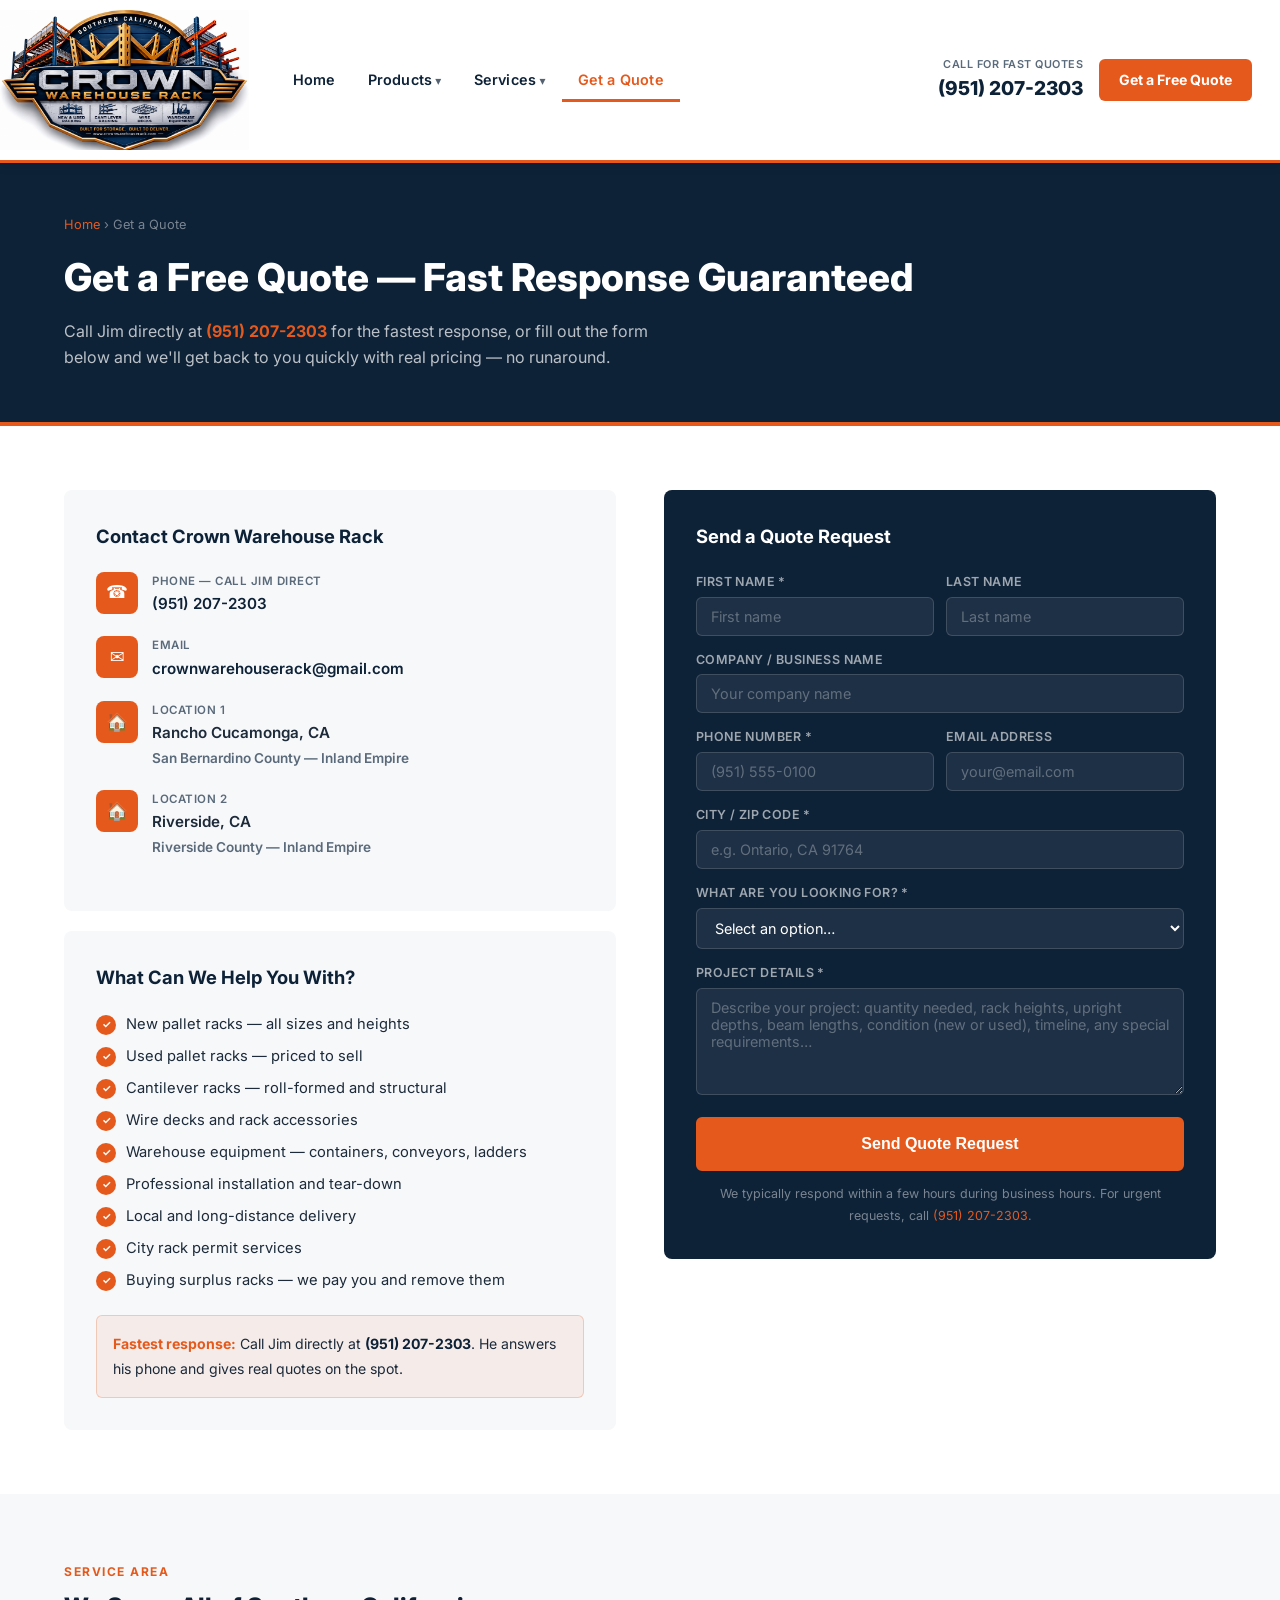
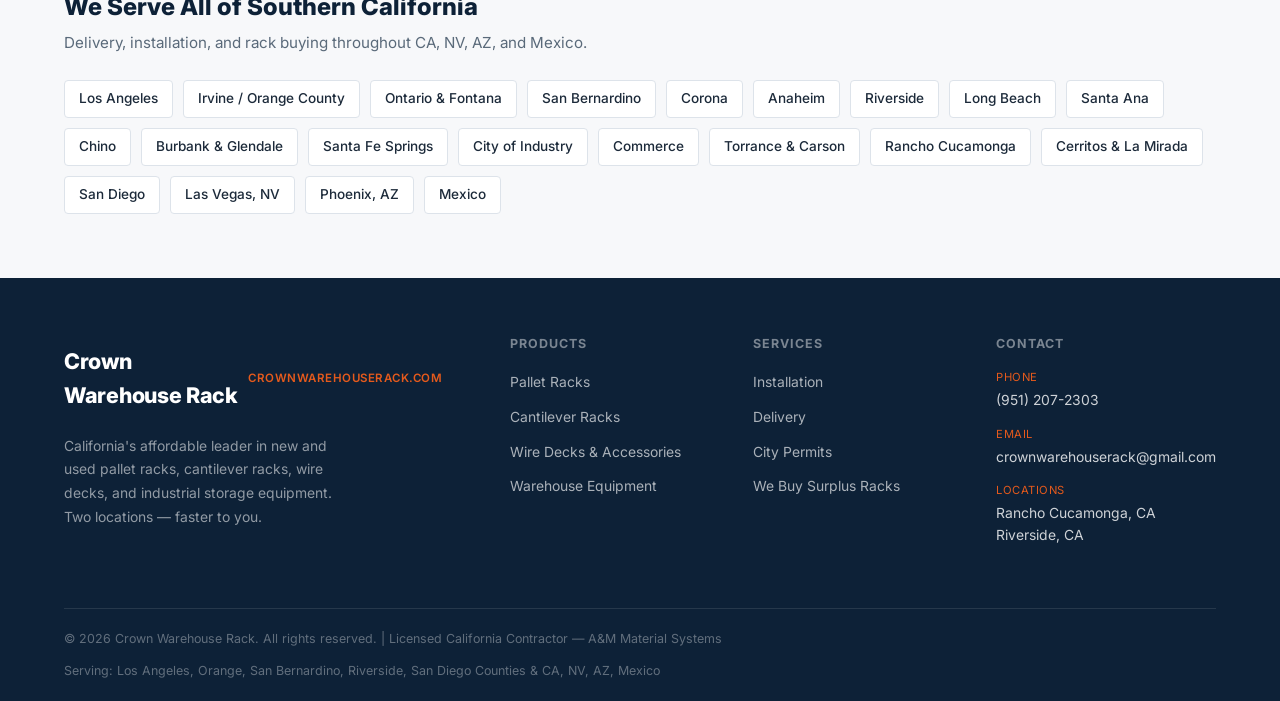
<file: contact.html>
<!DOCTYPE html>
<html lang="en">
<head>
  <meta charset="UTF-8">
  <meta name="viewport" content="width=device-width, initial-scale=1.0">
  <title>Get a Free Quote — Contact Crown Warehouse Rack | (951) 207-2303</title>
  <meta name="description" content="Get a fast, free quote on new or used pallet racks, cantilever racks, installation, delivery, or city permits. Call Jim at (951) 207-2303 or email crownwarehouserack@gmail.com.">
  <script async src="https://www.googletagmanager.com/gtag/js?id=AW-717424872"></script>
  <script>
    window.dataLayer = window.dataLayer || [];
    function gtag(){dataLayer.push(arguments);}
    gtag('js', new Date());
    gtag('config', 'AW-717424872');
  </script>
  <script>
    gtag('config', 'AW-717424872/XY_JCP6npbMcEOiRjNYC', {
      'phone_conversion_number': '951-207-2303'
    });
  </script>
  <link rel="preconnect" href="https://fonts.googleapis.com">
  <link rel="stylesheet" href="https://fonts.googleapis.com/css2?family=Inter:wght@400;500;600;700;800;900&display=swap">
  <link rel="stylesheet" href="assets/css/style.css">
</head>
<body>

<header class="site-header">
  <a href="index.html" class="site-logo">
    <img src="assets/942510df-995c-4070-92c3-c0f292689cf5.png" alt="Crown Warehouse Rack — Southern California" class="site-logo-img">
  </a>
  <div class="header-body">
    <nav class="site-nav">
      <ul class="nav-menu">
        <li class="nav-item"><a href="index.html" class="nav-link">Home</a></li>
        <li class="nav-item dropdown">
          <a href="#" class="nav-link dropdown-toggle">Products</a>
          <div class="dropdown-menu">
            <a href="pallet-racks.html">Pallet Racks (New &amp; Used)</a>
            <a href="cantilever-racks.html">Cantilever Racks</a>
            <a href="wire-decks-accessories.html">Wire Decks &amp; Accessories</a>
            <a href="warehouse-equipment.html">Warehouse Equipment</a>
          </div>
        </li>
        <li class="nav-item dropdown">
          <a href="#" class="nav-link dropdown-toggle">Services</a>
          <div class="dropdown-menu">
            <a href="installation-delivery-permits.html">Installation &amp; Delivery</a>
            <a href="installation-delivery-permits.html#permits">City Rack Permits</a>
            <a href="we-buy-surplus-racks.html">We Buy Surplus Racks</a>
          </div>
        </li>
        <li class="nav-item active"><a href="contact.html" class="nav-link">Get a Quote</a></li>
      </ul>
    </nav>
    <div class="header-cta">
      <div class="header-phone">
        <span class="header-phone-label">Call for Fast Quotes</span>
        <a href="tel:9512072303">(951) 207-2303</a>
      </div>
      <a href="contact.html" class="btn-quote">Get a Free Quote</a>
      <button class="menu-toggle" aria-label="Toggle navigation"><span></span><span></span><span></span></button>
    </div>
  </div>
</header>

<div class="page-hero">
  <div class="container">
    <div class="breadcrumb"><a href="index.html">Home</a> &rsaquo; Get a Quote</div>
    <h1>Get a Free Quote — Fast Response Guaranteed</h1>
    <p>Call Jim directly at <a href="tel:9512072303" style="color:var(--orange);font-weight:700;">(951) 207-2303</a> for the fastest response, or fill out the form below and we'll get back to you quickly with real pricing — no runaround.</p>
  </div>
</div>

<!-- CONTACT MAIN -->
<section class="content-section">
  <div class="container">
    <div class="contact-grid">

      <!-- LEFT: Contact Info -->
      <div>
        <div class="contact-info-card" style="margin-bottom:20px;">
          <h3>Contact Crown Warehouse Rack</h3>
          <div class="info-item">
            <div class="info-icon">&#9742;</div>
            <div>
              <span class="info-label">Phone — Call Jim Direct</span>
              <div class="info-value"><a href="tel:9512072303">(951) 207-2303</a></div>
            </div>
          </div>
          <div class="info-item">
            <div class="info-icon">&#9993;</div>
            <div>
              <span class="info-label">Email</span>
              <div class="info-value"><a href="mailto:crownwarehouserack@gmail.com">crownwarehouserack@gmail.com</a></div>
            </div>
          </div>
          <div class="info-item">
            <div class="info-icon">&#127968;</div>
            <div>
              <span class="info-label">Location 1</span>
              <div class="info-value">Rancho Cucamonga, CA<br><span style="font-size:0.85rem;color:var(--text-light);">San Bernardino County — Inland Empire</span></div>
            </div>
          </div>
          <div class="info-item">
            <div class="info-icon">&#127968;</div>
            <div>
              <span class="info-label">Location 2</span>
              <div class="info-value">Riverside, CA<br><span style="font-size:0.85rem;color:var(--text-light);">Riverside County — Inland Empire</span></div>
            </div>
          </div>
        </div>

        <div class="contact-info-card">
          <h3>What Can We Help You With?</h3>
          <ul class="feature-list">
            <li>New pallet racks — all sizes and heights</li>
            <li>Used pallet racks — priced to sell</li>
            <li>Cantilever racks — roll-formed and structural</li>
            <li>Wire decks and rack accessories</li>
            <li>Warehouse equipment — containers, conveyors, ladders</li>
            <li>Professional installation and tear-down</li>
            <li>Local and long-distance delivery</li>
            <li>City rack permit services</li>
            <li>Buying surplus racks — we pay you and remove them</li>
          </ul>
          <div style="margin-top:24px;padding:16px;background:rgba(229,90,28,0.07);border-radius:6px;border:1px solid rgba(229,90,28,0.25);">
            <p style="margin:0;font-size:0.88rem;color:var(--text);"><strong style="color:var(--orange);">Fastest response:</strong> Call Jim directly at <a href="tel:9512072303" style="color:var(--navy);font-weight:700;">(951) 207-2303</a>. He answers his phone and gives real quotes on the spot.</p>
          </div>
        </div>
      </div>

      <!-- RIGHT: Quote Form -->
      <div class="contact-form-card">
        <h3>Send a Quote Request</h3>
        <form action="https://formsubmit.co/crownwarehouserack@gmail.com" method="POST">
          <input type="hidden" name="_subject" value="New Quote Request — crownwarehouserack.com">
          <input type="hidden" name="_captcha" value="false">
          <input type="hidden" name="_next" value="contact.html">
          <div class="form-row">
            <div class="form-group">
              <label>First Name *</label>
              <input type="text" name="first_name" placeholder="First name" required>
            </div>
            <div class="form-group">
              <label>Last Name</label>
              <input type="text" name="last_name" placeholder="Last name">
            </div>
          </div>
          <div class="form-group">
            <label>Company / Business Name</label>
            <input type="text" name="company" placeholder="Your company name">
          </div>
          <div class="form-row">
            <div class="form-group">
              <label>Phone Number *</label>
              <input type="tel" name="phone" placeholder="(951) 555-0100" required>
            </div>
            <div class="form-group">
              <label>Email Address</label>
              <input type="email" name="email" placeholder="your@email.com">
            </div>
          </div>
          <div class="form-group">
            <label>City / Zip Code *</label>
            <input type="text" name="city" placeholder="e.g. Ontario, CA 91764" required>
          </div>
          <div class="form-group">
            <label>What Are You Looking For? *</label>
            <select name="interest" required>
              <option value="">Select an option…</option>
              <optgroup label="Products">
                <option>Pallet Racks — New</option>
                <option>Pallet Racks — Used</option>
                <option>Cantilever Racks</option>
                <option>Wire Decks &amp; Accessories</option>
                <option>Warehouse Equipment / Other</option>
              </optgroup>
              <optgroup label="Services">
                <option>Rack Installation</option>
                <option>Delivery Service</option>
                <option>City Rack Permits</option>
                <option>Moving / Relocation</option>
                <option>Selling Surplus Racks (We Buy)</option>
              </optgroup>
            </select>
          </div>
          <div class="form-group">
            <label>Project Details *</label>
            <textarea name="message" rows="5" placeholder="Describe your project: quantity needed, rack heights, upright depths, beam lengths, condition (new or used), timeline, any special requirements…" required></textarea>
          </div>
          <button type="submit" class="btn btn-primary" style="width:100%;padding:16px;font-size:1rem;">Send Quote Request</button>
          <p style="font-size:0.78rem;color:rgba(255,255,255,0.45);text-align:center;margin-top:12px;margin-bottom:0;">We typically respond within a few hours during business hours. For urgent requests, call <a href="tel:9512072303" style="color:var(--orange);">(951) 207-2303</a>.</p>
        </form>
      </div>

    </div>
  </div>
</section>

<!-- SERVICE AREA -->
<section class="content-section bg-light">
  <div class="container">
    <span class="section-label">Service Area</span>
    <h2 style="font-size:1.5rem;font-weight:800;color:var(--navy);margin-bottom:8px;">We Serve All of Southern California</h2>
    <p style="font-size:0.95rem;color:var(--text-light);margin-bottom:24px;">Delivery, installation, and rack buying throughout CA, NV, AZ, and Mexico.</p>
    <div class="cities-grid">
      <span class="city-tag">Los Angeles</span>
      <span class="city-tag">Irvine / Orange County</span>
      <span class="city-tag">Ontario &amp; Fontana</span>
      <span class="city-tag">San Bernardino</span>
      <span class="city-tag">Corona</span>
      <span class="city-tag">Anaheim</span>
      <span class="city-tag">Riverside</span>
      <span class="city-tag">Long Beach</span>
      <span class="city-tag">Santa Ana</span>
      <span class="city-tag">Chino</span>
      <span class="city-tag">Burbank &amp; Glendale</span>
      <span class="city-tag">Santa Fe Springs</span>
      <span class="city-tag">City of Industry</span>
      <span class="city-tag">Commerce</span>
      <span class="city-tag">Torrance &amp; Carson</span>
      <span class="city-tag">Rancho Cucamonga</span>
      <span class="city-tag">Cerritos &amp; La Mirada</span>
      <span class="city-tag">San Diego</span>
      <span class="city-tag">Las Vegas, NV</span>
      <span class="city-tag">Phoenix, AZ</span>
      <span class="city-tag">Mexico</span>
    </div>
  </div>
</section>

<footer class="site-footer">
  <div class="container">
    <div class="footer-grid">
      <div class="footer-brand">
        <a href="index.html" class="site-logo">
          <span class="logo-main">Crown Warehouse Rack</span>
          <span class="logo-tag">crownwarehouserack.com</span>
        </a>
        <p>California's affordable leader in new and used pallet racks, cantilever racks, wire decks, and industrial storage equipment. Two locations — faster to you.</p>
      </div>
      <div class="footer-section">
        <h4>Products</h4>
        <ul>
          <li><a href="pallet-racks.html">Pallet Racks</a></li>
          <li><a href="cantilever-racks.html">Cantilever Racks</a></li>
          <li><a href="wire-decks-accessories.html">Wire Decks &amp; Accessories</a></li>
          <li><a href="warehouse-equipment.html">Warehouse Equipment</a></li>
        </ul>
      </div>
      <div class="footer-section">
        <h4>Services</h4>
        <ul>
          <li><a href="installation-delivery-permits.html">Installation</a></li>
          <li><a href="installation-delivery-permits.html">Delivery</a></li>
          <li><a href="installation-delivery-permits.html#permits">City Permits</a></li>
          <li><a href="we-buy-surplus-racks.html">We Buy Surplus Racks</a></li>
        </ul>
      </div>
      <div class="footer-section">
        <h4>Contact</h4>
        <div class="footer-contact-row"><span class="label">Phone</span><a href="tel:9512072303">(951) 207-2303</a></div>
        <div class="footer-contact-row"><span class="label">Email</span><a href="mailto:crownwarehouserack@gmail.com">crownwarehouserack@gmail.com</a></div>
        <div class="footer-contact-row"><span class="label">Locations</span><span>Rancho Cucamonga, CA<br>Riverside, CA</span></div>
      </div>
    </div>
    <div class="footer-bottom">
      <p>&copy; 2026 Crown Warehouse Rack. All rights reserved. | Licensed California Contractor — A&amp;M Material Systems</p>
      <p>Serving: Los Angeles, Orange, San Bernardino, Riverside, San Diego Counties &amp; CA, NV, AZ, Mexico</p>
    </div>
  </div>
</footer>
<script src="assets/js/main.js"></script>
</body>
</html>
</file>
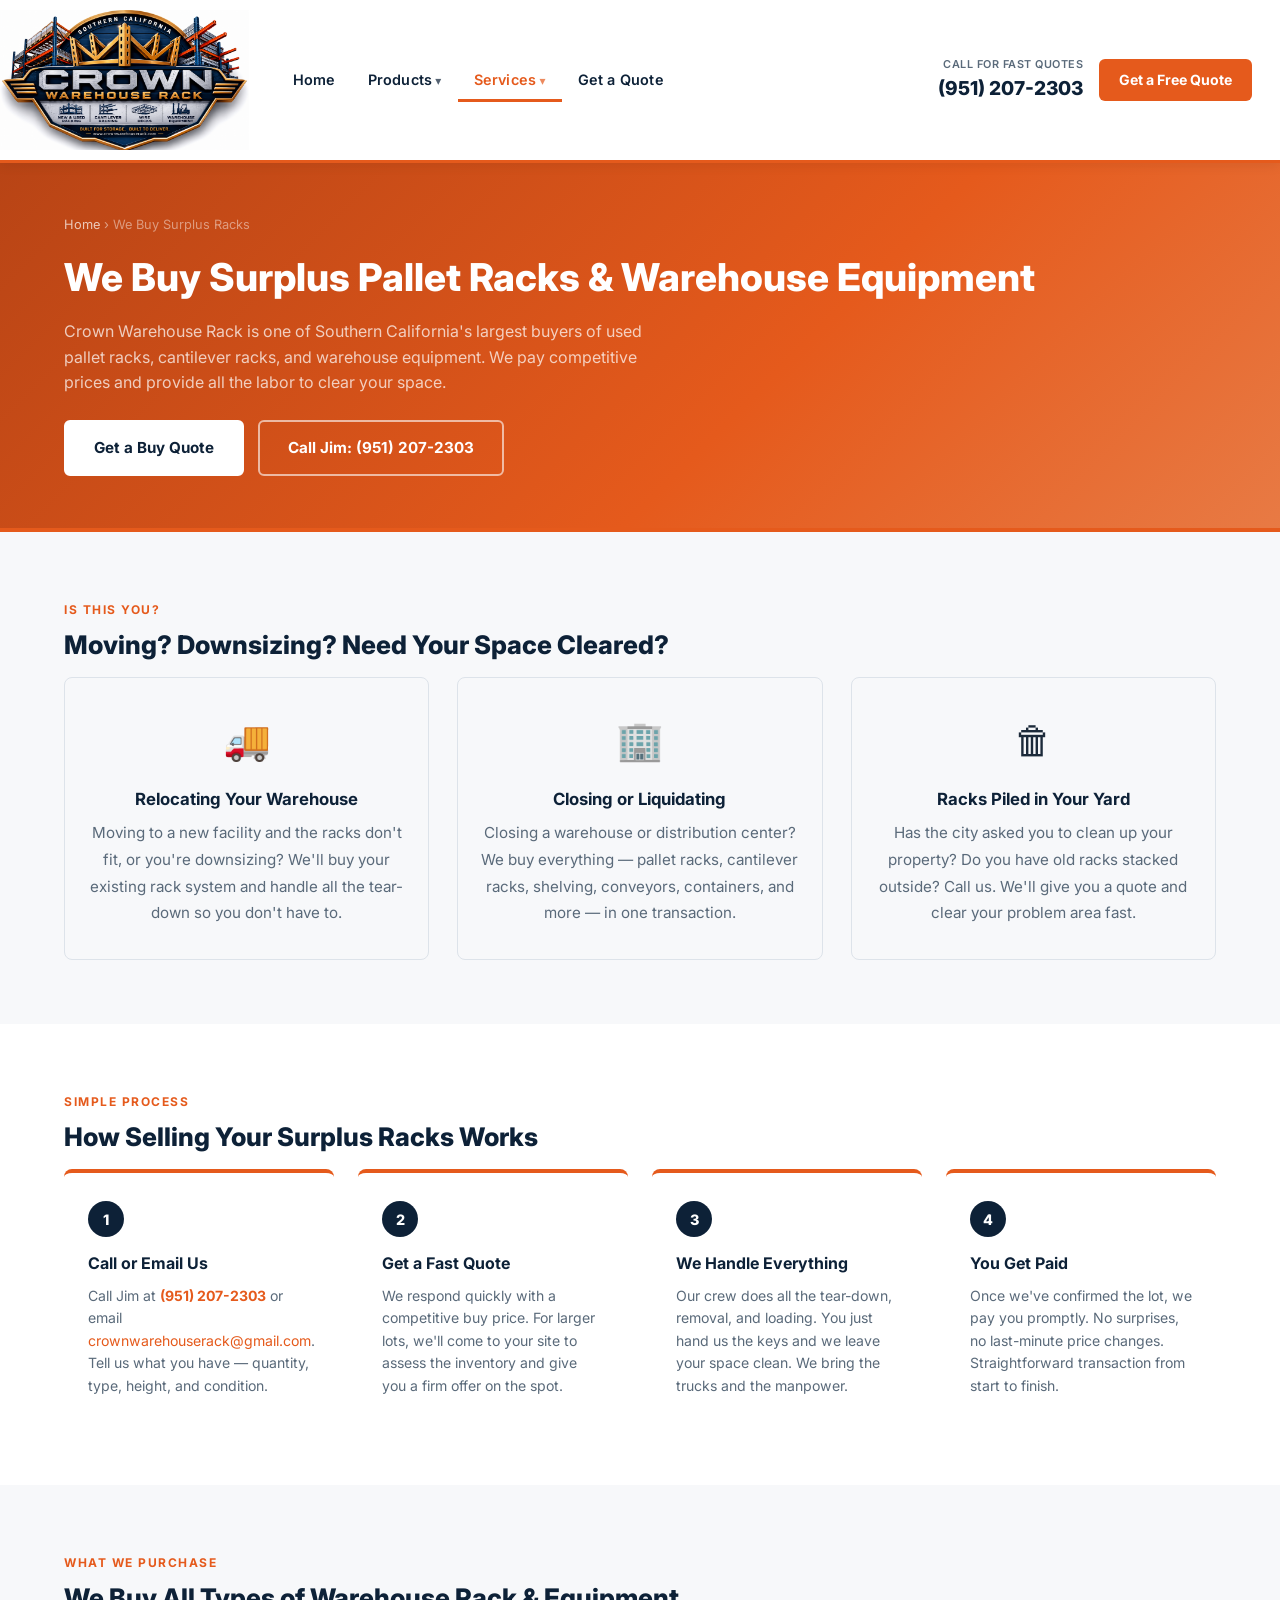
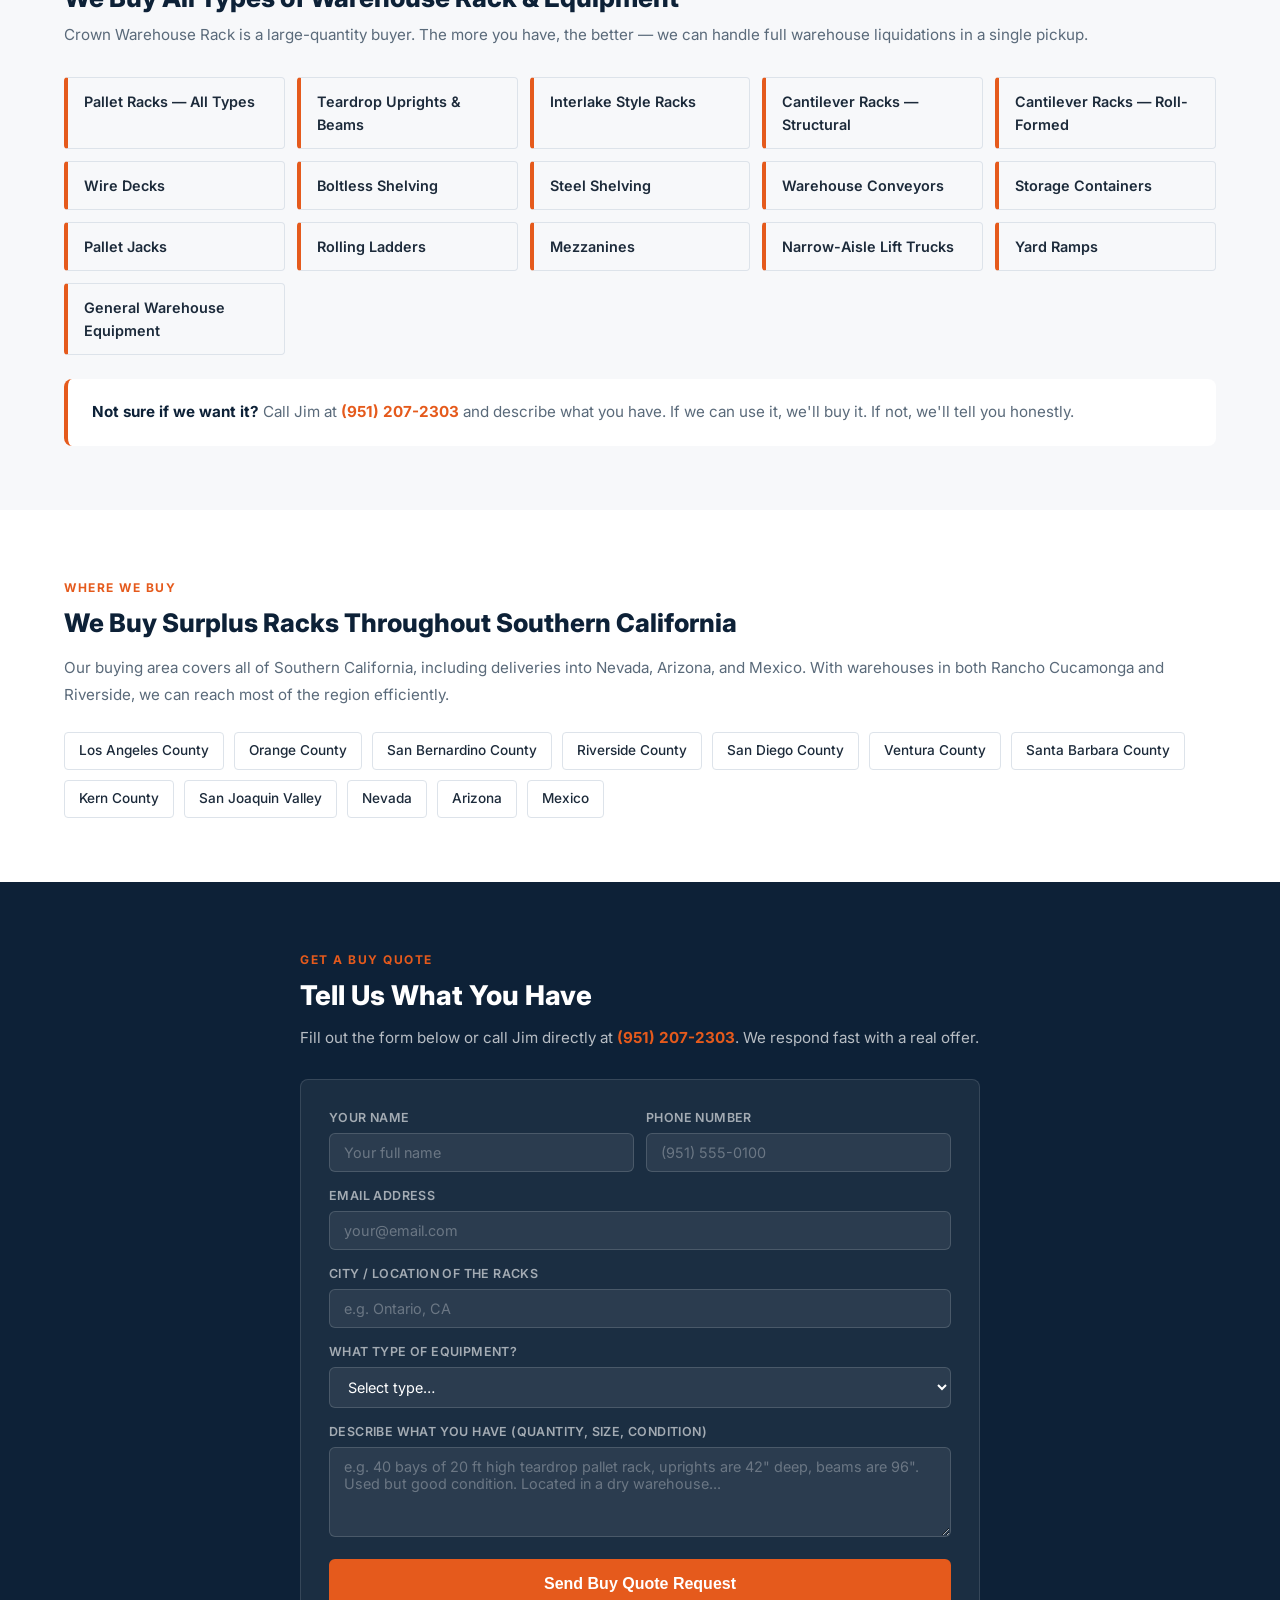
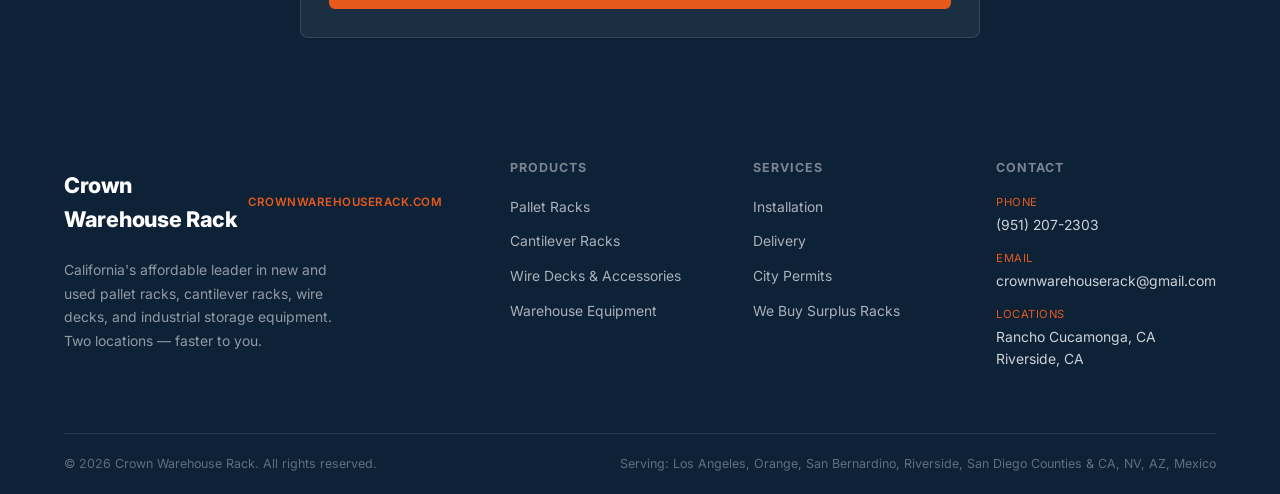
<file: we-buy-surplus-racks.html>
<!DOCTYPE html>
<html lang="en">
<head>
  <meta charset="UTF-8">
  <meta name="viewport" content="width=device-width, initial-scale=1.0">
  <title>We Buy Surplus Pallet Racks &amp; Warehouse Equipment | Crown Warehouse Rack</title>
  <meta name="description" content="Crown Warehouse Rack buys surplus pallet racks, cantilever racks, and warehouse equipment throughout Southern California. Moving or downsizing? Call Jim at (951) 207-2303 for a fast buy quote.">
  <script async src="https://www.googletagmanager.com/gtag/js?id=AW-717424872"></script>
  <script>
    window.dataLayer = window.dataLayer || [];
    function gtag(){dataLayer.push(arguments);}
    gtag('js', new Date());
    gtag('config', 'AW-717424872');
  </script>
  <script>
    gtag('config', 'AW-717424872/XY_JCP6npbMcEOiRjNYC', {
      'phone_conversion_number': '951-207-2303'
    });
  </script>
  <link rel="preconnect" href="https://fonts.googleapis.com">
  <link rel="stylesheet" href="https://fonts.googleapis.com/css2?family=Inter:wght@400;500;600;700;800;900&display=swap">
  <link rel="stylesheet" href="assets/css/style.css">
</head>
<body>

<header class="site-header">
  <a href="index.html" class="site-logo">
    <img src="assets/942510df-995c-4070-92c3-c0f292689cf5.png" alt="Crown Warehouse Rack — Southern California" class="site-logo-img">
  </a>
  <div class="header-body">
    <nav class="site-nav">
      <ul class="nav-menu">
        <li class="nav-item"><a href="index.html" class="nav-link">Home</a></li>
        <li class="nav-item dropdown">
          <a href="#" class="nav-link dropdown-toggle">Products</a>
          <div class="dropdown-menu">
            <a href="pallet-racks.html">Pallet Racks (New &amp; Used)</a>
            <a href="cantilever-racks.html">Cantilever Racks</a>
            <a href="wire-decks-accessories.html">Wire Decks &amp; Accessories</a>
            <a href="warehouse-equipment.html">Warehouse Equipment</a>
          </div>
        </li>
        <li class="nav-item dropdown active">
          <a href="#" class="nav-link dropdown-toggle">Services</a>
          <div class="dropdown-menu">
            <a href="installation-delivery-permits.html">Installation &amp; Delivery</a>
            <a href="installation-delivery-permits.html#permits">City Rack Permits</a>
            <a href="we-buy-surplus-racks.html">We Buy Surplus Racks</a>
          </div>
        </li>
        <li class="nav-item"><a href="contact.html" class="nav-link">Get a Quote</a></li>
      </ul>
    </nav>
    <div class="header-cta">
      <div class="header-phone">
        <span class="header-phone-label">Call for Fast Quotes</span>
        <a href="tel:9512072303">(951) 207-2303</a>
      </div>
      <a href="contact.html" class="btn-quote">Get a Free Quote</a>
      <button class="menu-toggle" aria-label="Toggle navigation"><span></span><span></span><span></span></button>
    </div>
  </div>
</header>

<!-- PAGE HERO — Orange theme -->
<div class="page-hero surplus-hero">
  <div class="container">
    <div class="breadcrumb"><a href="index.html" style="color:rgba(255,255,255,0.7);">Home</a> <span style="color:rgba(255,255,255,0.5);"> &rsaquo;</span> We Buy Surplus Racks</div>
    <h1>We Buy Surplus Pallet Racks &amp; Warehouse Equipment</h1>
    <p>Crown Warehouse Rack is one of Southern California's largest buyers of used pallet racks, cantilever racks, and warehouse equipment. We pay competitive prices and provide all the labor to clear your space.</p>
    <div class="page-hero-actions">
      <a href="#sell-form" class="btn btn-white">Get a Buy Quote</a>
      <a href="tel:9512072303" class="btn btn-secondary">Call Jim: (951) 207-2303</a>
    </div>
  </div>
</div>

<!-- WHO SHOULD CALL -->
<section class="content-section bg-light">
  <div class="container">
    <span class="section-label">Is This You?</span>
    <h2 class="section-title">Moving? Downsizing? Need Your Space Cleared?</h2>
    <div class="three-col">
      <div class="why-item">
        <span class="why-icon">&#128666;</span>
        <h3>Relocating Your Warehouse</h3>
        <p>Moving to a new facility and the racks don't fit, or you're downsizing? We'll buy your existing rack system and handle all the tear-down so you don't have to.</p>
      </div>
      <div class="why-item">
        <span class="why-icon">&#127970;</span>
        <h3>Closing or Liquidating</h3>
        <p>Closing a warehouse or distribution center? We buy everything — pallet racks, cantilever racks, shelving, conveyors, containers, and more — in one transaction.</p>
      </div>
      <div class="why-item">
        <span class="why-icon">&#128465;</span>
        <h3>Racks Piled in Your Yard</h3>
        <p>Has the city asked you to clean up your property? Do you have old racks stacked outside? Call us. We'll give you a quote and clear your problem area fast.</p>
      </div>
    </div>
  </div>
</section>

<!-- HOW IT WORKS -->
<section class="content-section">
  <div class="container">
    <span class="section-label">Simple Process</span>
    <h2 class="section-title">How Selling Your Surplus Racks Works</h2>
    <div class="surplus-steps">
      <div class="surplus-step">
        <div class="step-number">1</div>
        <h3>Call or Email Us</h3>
        <p>Call Jim at <a href="tel:9512072303" style="color:var(--orange);font-weight:700;">(951) 207-2303</a> or email <a href="mailto:crownwarehouserack@gmail.com" style="color:var(--orange);">crownwarehouserack@gmail.com</a>. Tell us what you have — quantity, type, height, and condition.</p>
      </div>
      <div class="surplus-step">
        <div class="step-number">2</div>
        <h3>Get a Fast Quote</h3>
        <p>We respond quickly with a competitive buy price. For larger lots, we'll come to your site to assess the inventory and give you a firm offer on the spot.</p>
      </div>
      <div class="surplus-step">
        <div class="step-number">3</div>
        <h3>We Handle Everything</h3>
        <p>Our crew does all the tear-down, removal, and loading. You just hand us the keys and we leave your space clean. We bring the trucks and the manpower.</p>
      </div>
      <div class="surplus-step">
        <div class="step-number">4</div>
        <h3>You Get Paid</h3>
        <p>Once we've confirmed the lot, we pay you promptly. No surprises, no last-minute price changes. Straightforward transaction from start to finish.</p>
      </div>
    </div>
  </div>
</section>

<!-- WHAT WE BUY -->
<section class="content-section bg-light">
  <div class="container">
    <span class="section-label">What We Purchase</span>
    <h2 style="font-size:1.6rem;font-weight:800;color:var(--navy);margin-bottom:8px;">We Buy All Types of Warehouse Rack &amp; Equipment</h2>
    <p style="font-size:0.95rem;color:var(--text-light);margin-bottom:28px;">Crown Warehouse Rack is a large-quantity buyer. The more you have, the better — we can handle full warehouse liquidations in a single pickup.</p>
    <div class="what-we-buy-grid">
      <div class="buy-tag">Pallet Racks — All Types</div>
      <div class="buy-tag">Teardrop Uprights &amp; Beams</div>
      <div class="buy-tag">Interlake Style Racks</div>
      <div class="buy-tag">Cantilever Racks — Structural</div>
      <div class="buy-tag">Cantilever Racks — Roll-Formed</div>
      <div class="buy-tag">Wire Decks</div>
      <div class="buy-tag">Boltless Shelving</div>
      <div class="buy-tag">Steel Shelving</div>
      <div class="buy-tag">Warehouse Conveyors</div>
      <div class="buy-tag">Storage Containers</div>
      <div class="buy-tag">Pallet Jacks</div>
      <div class="buy-tag">Rolling Ladders</div>
      <div class="buy-tag">Mezzanines</div>
      <div class="buy-tag">Narrow-Aisle Lift Trucks</div>
      <div class="buy-tag">Yard Ramps</div>
      <div class="buy-tag">General Warehouse Equipment</div>
    </div>
    <div style="margin-top:24px;padding:20px 24px;background:var(--white);border-radius:8px;border-left:4px solid var(--orange);">
      <p style="margin:0;font-size:0.95rem;"><strong style="color:var(--navy);">Not sure if we want it?</strong> <span style="color:var(--text-light);">Call Jim at <a href="tel:9512072303" style="color:var(--orange);font-weight:700;">(951) 207-2303</a> and describe what you have. If we can use it, we'll buy it. If not, we'll tell you honestly.</span></p>
    </div>
  </div>
</section>

<!-- SERVICE AREA -->
<section class="content-section">
  <div class="container">
    <span class="section-label">Where We Buy</span>
    <h2 style="font-size:1.6rem;font-weight:800;color:var(--navy);margin-bottom:16px;">We Buy Surplus Racks Throughout Southern California</h2>
    <p style="font-size:0.95rem;color:var(--text-light);margin-bottom:24px;">Our buying area covers all of Southern California, including deliveries into Nevada, Arizona, and Mexico. With warehouses in both Rancho Cucamonga and Riverside, we can reach most of the region efficiently.</p>
    <div class="cities-grid">
      <span class="city-tag">Los Angeles County</span>
      <span class="city-tag">Orange County</span>
      <span class="city-tag">San Bernardino County</span>
      <span class="city-tag">Riverside County</span>
      <span class="city-tag">San Diego County</span>
      <span class="city-tag">Ventura County</span>
      <span class="city-tag">Santa Barbara County</span>
      <span class="city-tag">Kern County</span>
      <span class="city-tag">San Joaquin Valley</span>
      <span class="city-tag">Nevada</span>
      <span class="city-tag">Arizona</span>
      <span class="city-tag">Mexico</span>
    </div>
  </div>
</section>

<!-- SELL FORM -->
<section id="sell-form" class="content-section bg-navy">
  <div class="container">
    <div style="max-width:680px;margin:0 auto;">
      <span class="section-label">Get a Buy Quote</span>
      <h2 style="font-size:1.7rem;font-weight:800;color:var(--white);margin-bottom:12px;">Tell Us What You Have</h2>
      <p style="color:rgba(255,255,255,0.7);margin-bottom:28px;">Fill out the form below or call Jim directly at <a href="tel:9512072303" style="color:var(--orange);font-weight:700;">(951) 207-2303</a>. We respond fast with a real offer.</p>
      <div class="quote-form" style="background:rgba(255,255,255,0.06);">
        <form action="https://formsubmit.co/crownwarehouserack@gmail.com" method="POST">
          <input type="hidden" name="_subject" value="Surplus Rack Buy Quote Request">
          <input type="hidden" name="_captcha" value="false">
          <div class="form-row">
            <div class="form-group">
              <label>Your Name</label>
              <input type="text" name="name" placeholder="Your full name" required>
            </div>
            <div class="form-group">
              <label>Phone Number</label>
              <input type="tel" name="phone" placeholder="(951) 555-0100" required>
            </div>
          </div>
          <div class="form-group">
            <label>Email Address</label>
            <input type="email" name="email" placeholder="your@email.com">
          </div>
          <div class="form-group">
            <label>City / Location of the Racks</label>
            <input type="text" name="location" placeholder="e.g. Ontario, CA" required>
          </div>
          <div class="form-group">
            <label>What Type of Equipment?</label>
            <select name="type">
              <option value="">Select type…</option>
              <option>Pallet Racks</option>
              <option>Cantilever Racks</option>
              <option>Wire Decks / Accessories</option>
              <option>Shelving</option>
              <option>Conveyors</option>
              <option>Mixed / Full Warehouse</option>
              <option>Other Warehouse Equipment</option>
            </select>
          </div>
          <div class="form-group">
            <label>Describe What You Have (quantity, size, condition)</label>
            <textarea name="description" rows="4" placeholder="e.g. 40 bays of 20 ft high teardrop pallet rack, uprights are 42&quot; deep, beams are 96&quot;. Used but good condition. Located in a dry warehouse..." required></textarea>
          </div>
          <button type="submit" class="btn btn-primary" style="width:100%;font-size:1rem;">Send Buy Quote Request</button>
        </form>
      </div>
    </div>
  </div>
</section>

<footer class="site-footer">
  <div class="container">
    <div class="footer-grid">
      <div class="footer-brand">
        <a href="index.html" class="site-logo">
          <span class="logo-main">Crown Warehouse Rack</span>
          <span class="logo-tag">crownwarehouserack.com</span>
        </a>
        <p>California's affordable leader in new and used pallet racks, cantilever racks, wire decks, and industrial storage equipment. Two locations — faster to you.</p>
      </div>
      <div class="footer-section">
        <h4>Products</h4>
        <ul>
          <li><a href="pallet-racks.html">Pallet Racks</a></li>
          <li><a href="cantilever-racks.html">Cantilever Racks</a></li>
          <li><a href="wire-decks-accessories.html">Wire Decks &amp; Accessories</a></li>
          <li><a href="warehouse-equipment.html">Warehouse Equipment</a></li>
        </ul>
      </div>
      <div class="footer-section">
        <h4>Services</h4>
        <ul>
          <li><a href="installation-delivery-permits.html">Installation</a></li>
          <li><a href="installation-delivery-permits.html">Delivery</a></li>
          <li><a href="installation-delivery-permits.html#permits">City Permits</a></li>
          <li><a href="we-buy-surplus-racks.html">We Buy Surplus Racks</a></li>
        </ul>
      </div>
      <div class="footer-section">
        <h4>Contact</h4>
        <div class="footer-contact-row"><span class="label">Phone</span><a href="tel:9512072303">(951) 207-2303</a></div>
        <div class="footer-contact-row"><span class="label">Email</span><a href="mailto:crownwarehouserack@gmail.com">crownwarehouserack@gmail.com</a></div>
        <div class="footer-contact-row"><span class="label">Locations</span><span>Rancho Cucamonga, CA<br>Riverside, CA</span></div>
      </div>
    </div>
    <div class="footer-bottom">
      <p>&copy; 2026 Crown Warehouse Rack. All rights reserved.</p>
      <p>Serving: Los Angeles, Orange, San Bernardino, Riverside, San Diego Counties &amp; CA, NV, AZ, Mexico</p>
    </div>
  </div>
</footer>
<script src="assets/js/main.js"></script>
</body>
</html>
</file>
<file: assets/css/style.css>
/* ============================================================
   Crown Warehouse Rack — Main Stylesheet
   Design: Orange + Dark Navy | Mobile-First Responsive
   ============================================================ */

:root {
  --navy: #0D2137;
  --navy-mid: #163455;
  --orange: #E55A1C;
  --orange-hover: #C44A14;
  --light: #F7F8FA;
  --white: #FFFFFF;
  --text: #1C2A3A;
  --text-light: #5A6A7A;
  --border: #DDE3EA;
  --shadow: 0 2px 12px rgba(0,0,0,0.10);
  --shadow-lg: 0 8px 32px rgba(0,0,0,0.15);
  --radius: 6px;
  --max-width: 1200px;
}

*, *::before, *::after { box-sizing: border-box; margin: 0; padding: 0; }
html { scroll-behavior: smooth; font-size: 16px; }
body { font-family: 'Inter', system-ui, -apple-system, sans-serif; color: var(--text); background: var(--white); line-height: 1.6; }
img { max-width: 100%; height: auto; display: block; }
a { color: inherit; text-decoration: none; }
ul { list-style: none; }

.container { max-width: var(--max-width); margin: 0 auto; padding: 0 24px; }

/* ============================================================ HEADER */
.site-header { position: sticky; top: 0; z-index: 1000; background: var(--white); border-bottom: 3px solid var(--orange); box-shadow: 0 2px 12px rgba(0,0,0,0.08); display: flex; align-items: center; }
.site-logo { display: flex; align-items: center; flex-shrink: 0; padding: 10px 28px 10px 0; }
.site-logo-img { height: 140px; width: auto; display: block; }
.logo-main { font-size: 1.35rem; font-weight: 800; color: var(--white); letter-spacing: -0.3px; }
.logo-tag { font-size: 0.72rem; color: var(--orange); font-weight: 600; letter-spacing: 0.5px; text-transform: uppercase; }
.header-body { display: flex; align-items: center; justify-content: space-between; flex: 1; padding-right: 28px; gap: 24px; }
.header-cta { display: flex; align-items: center; gap: 16px; flex-shrink: 0; }
.header-phone { display: flex; flex-direction: column; align-items: flex-end; }
.header-phone-label { font-size: 0.68rem; color: var(--text-light); font-weight: 600; text-transform: uppercase; letter-spacing: 0.5px; }
.header-phone a { font-size: 1.2rem; font-weight: 800; color: var(--navy); white-space: nowrap; }
.header-phone a:hover { color: var(--orange); }
.btn-quote { background: var(--orange); color: var(--white); font-weight: 700; font-size: 0.88rem; padding: 10px 20px; border-radius: var(--radius); white-space: nowrap; transition: background 0.2s; }
.btn-quote:hover { background: var(--orange-hover); }
.menu-toggle { display: none; flex-direction: column; gap: 5px; cursor: pointer; padding: 4px; background: none; border: none; }
.menu-toggle span { display: block; width: 24px; height: 2px; background: var(--navy); transition: all 0.3s; }

/* ============================================================ NAVIGATION */
.site-nav { display: flex; align-items: center; flex: 1; }
.nav-menu { display: flex; align-items: center; flex: 1; }
.nav-item { position: relative; }
.nav-link { display: block; padding: 10px 16px; color: var(--navy); font-size: 0.9rem; font-weight: 600; letter-spacing: 0.2px; transition: color 0.2s; white-space: nowrap; }
.nav-link:hover { color: var(--orange); }
.nav-item.active > .nav-link { color: var(--orange); border-bottom: 3px solid var(--orange); padding-bottom: 7px; }
.dropdown { position: relative; }
.dropdown-toggle::after { content: ' ▾'; font-size: 0.75rem; opacity: 0.7; }
.dropdown-menu { display: none; position: absolute; top: 100%; left: 0; background: var(--navy); min-width: 220px; border-top: 3px solid var(--orange); box-shadow: var(--shadow-lg); z-index: 500; }
.dropdown:hover .dropdown-menu { display: block; }
.dropdown-menu a { display: block; padding: 12px 20px; color: rgba(255,255,255,0.85); font-size: 0.85rem; font-weight: 500; border-bottom: 1px solid rgba(255,255,255,0.06); transition: background 0.2s, color 0.2s; }
.dropdown-menu a:hover { background: rgba(255,255,255,0.08); color: var(--white); }

/* ============================================================ BUTTONS */
.btn { display: inline-block; padding: 14px 28px; border-radius: var(--radius); font-weight: 700; font-size: 0.95rem; cursor: pointer; transition: all 0.2s; border: 2px solid transparent; text-align: center; }
.btn-primary { background: var(--orange); color: var(--white); border-color: var(--orange); }
.btn-primary:hover { background: var(--orange-hover); border-color: var(--orange-hover); }
.btn-secondary { background: transparent; color: var(--white); border-color: rgba(255,255,255,0.6); }
.btn-secondary:hover { background: rgba(255,255,255,0.1); border-color: var(--white); }
.btn-outline-orange { background: transparent; color: var(--orange); border-color: var(--orange); }
.btn-outline-orange:hover { background: var(--orange); color: var(--white); }
.btn-white { background: var(--white); color: var(--navy); border-color: var(--white); }
.btn-white:hover { background: rgba(255,255,255,0.9); }

/* ============================================================ SECTIONS */
section { padding: 64px 0; }
.section-label { display: inline-block; font-size: 0.75rem; font-weight: 700; text-transform: uppercase; letter-spacing: 1.5px; color: var(--orange); margin-bottom: 10px; }
.section-title { font-size: 2rem; font-weight: 800; color: var(--navy); line-height: 1.2; margin-bottom: 16px; }
.section-desc { font-size: 1.05rem; color: var(--text-light); max-width: 640px; margin-bottom: 40px; }

/* ============================================================ HERO (Homepage) */
.hero { position: relative; min-height: 520px; display: flex; align-items: center; background: var(--navy); overflow: hidden; padding: 80px 0; }
.hero-bg { position: absolute; inset: 0; background-image: url('http://crownwarehouserack.com/uploads/3/5/2/9/35295780/published/interlake-teardrop-racks-with-wire-decks.jpg?1776710692'); background-size: cover; background-position: center; opacity: 0.22; }
.hero-content { position: relative; max-width: 640px; }
.hero-tag { display: inline-flex; align-items: center; gap: 8px; background: rgba(229,90,28,0.15); border: 1px solid rgba(229,90,28,0.4); color: var(--orange); font-size: 0.78rem; font-weight: 700; letter-spacing: 1px; text-transform: uppercase; padding: 6px 14px; border-radius: 20px; margin-bottom: 20px; }
.hero h1 { font-size: clamp(2rem, 4.5vw, 3rem); font-weight: 900; color: var(--white); line-height: 1.1; margin-bottom: 18px; }
.hero h1 span { color: var(--orange); }
.hero-desc { font-size: 1.1rem; color: rgba(255,255,255,0.8); margin-bottom: 32px; line-height: 1.7; }
.hero-actions { display: flex; flex-wrap: wrap; gap: 14px; align-items: center; }
.hero-phone { display: flex; align-items: center; gap: 10px; color: var(--white); font-size: 1rem; }
.hero-phone-icon { width: 40px; height: 40px; border-radius: 50%; border: 2px solid rgba(255,255,255,0.35); display: flex; align-items: center; justify-content: center; font-size: 1rem; flex-shrink: 0; }
.hero-phone-text small { display: block; font-size: 0.7rem; color: rgba(255,255,255,0.6); text-transform: uppercase; letter-spacing: 0.5px; }
.hero-phone-text a { font-size: 1.25rem; font-weight: 800; color: var(--white); }
.hero-phone-text a:hover { color: var(--orange); }

/* Trust Bar */
.trust-bar { background: var(--orange); padding: 0; }
.trust-inner { display: flex; flex-wrap: wrap; justify-content: center; }
.trust-item { display: flex; align-items: center; gap: 8px; padding: 16px 24px; color: var(--white); font-weight: 700; font-size: 0.88rem; letter-spacing: 0.3px; border-right: 1px solid rgba(255,255,255,0.25); }
.trust-item:last-child { border-right: none; }

/* ============================================================ PRODUCT CARDS */
.products { background: var(--light); }
.cards-grid { display: grid; grid-template-columns: repeat(auto-fit, minmax(260px, 1fr)); gap: 24px; }
.card { background: var(--white); border-radius: 8px; overflow: hidden; box-shadow: var(--shadow); transition: transform 0.2s, box-shadow 0.2s; display: flex; flex-direction: column; }
.card:hover { transform: translateY(-4px); box-shadow: var(--shadow-lg); }
.card-img { width: 100%; height: 200px; object-fit: cover; background: var(--navy); }
.card-body { padding: 20px; flex: 1; display: flex; flex-direction: column; }
.card-body h3 { font-size: 1.1rem; font-weight: 700; color: var(--navy); margin-bottom: 8px; }
.card-body p { font-size: 0.9rem; color: var(--text-light); margin-bottom: 16px; flex: 1; }
.card-link { color: var(--orange); font-size: 0.88rem; font-weight: 700; display: inline-flex; align-items: center; gap: 6px; }
.card-link:hover { color: var(--orange-hover); }

/* ============================================================ WHY CHOOSE */
.why-choose { background: var(--white); }
.why-grid { display: grid; grid-template-columns: repeat(auto-fit, minmax(220px, 1fr)); gap: 28px; }
.why-item { text-align: center; padding: 32px 20px; border-radius: 8px; border: 1px solid var(--border); transition: border-color 0.2s, box-shadow 0.2s; }
.why-item:hover { border-color: var(--orange); box-shadow: 0 4px 20px rgba(229,90,28,0.1); }
.why-icon { font-size: 2.4rem; margin-bottom: 14px; display: block; }
.why-item h3 { font-size: 1.05rem; font-weight: 700; color: var(--navy); margin-bottom: 8px; }
.why-item p { font-size: 0.88rem; color: var(--text-light); line-height: 1.6; }

/* ============================================================ SERVICES */
.services { background: var(--navy); }
.services .section-title { color: var(--white); }
.services .section-desc { color: rgba(255,255,255,0.7); }
.services-grid { display: grid; grid-template-columns: repeat(auto-fit, minmax(220px, 1fr)); gap: 20px; }
.service-card { background: rgba(255,255,255,0.06); border: 1px solid rgba(255,255,255,0.12); border-radius: 8px; padding: 28px 24px; transition: background 0.2s, border-color 0.2s; }
.service-card:hover { background: rgba(255,255,255,0.10); border-color: var(--orange); }
.service-icon { font-size: 2rem; margin-bottom: 14px; display: block; }
.service-card h3 { font-size: 1rem; font-weight: 700; color: var(--white); margin-bottom: 8px; }
.service-card p { font-size: 0.87rem; color: rgba(255,255,255,0.65); line-height: 1.6; }
.service-card a.card-link-light { color: var(--orange); font-size: 0.82rem; font-weight: 700; display: inline-block; margin-top: 12px; }

/* ============================================================ SERVICE AREA */
.service-area { background: var(--light); }
.cities-grid { display: flex; flex-wrap: wrap; gap: 10px; }
.city-tag { background: var(--white); border: 1px solid var(--border); border-radius: 4px; padding: 7px 14px; font-size: 0.85rem; color: var(--text); font-weight: 500; }

/* ============================================================ WE BUY SURPLUS CTA BAND */
.buy-surplus-band { background: linear-gradient(135deg, #B84415 0%, var(--orange) 100%); padding: 56px 0; }
.buy-surplus-inner { display: grid; grid-template-columns: 1fr auto; gap: 40px; align-items: center; }
.buy-surplus-inner h2 { font-size: 1.8rem; font-weight: 800; color: var(--white); margin-bottom: 10px; }
.buy-surplus-inner p { color: rgba(255,255,255,0.88); font-size: 1rem; }

/* ============================================================ FINAL CTA / QUOTE */
.final-cta { background: var(--white); }
.cta-box { background: var(--navy); border-radius: 12px; padding: 56px 48px; display: grid; grid-template-columns: 1fr 1fr; gap: 48px; align-items: start; }
.cta-box h2 { font-size: 1.9rem; font-weight: 800; color: var(--white); margin-bottom: 12px; }
.cta-box > div > p { color: rgba(255,255,255,0.75); margin-bottom: 24px; }
.cta-contact-methods { display: flex; flex-direction: column; gap: 14px; margin-bottom: 28px; }
.contact-method { display: flex; align-items: center; gap: 14px; }
.contact-method .cm-icon { width: 40px; height: 40px; border-radius: 50%; background: var(--orange); display: flex; align-items: center; justify-content: center; flex-shrink: 0; font-size: 1rem; color: var(--white); }
.contact-method .cm-text small { display: block; font-size: 0.7rem; color: rgba(255,255,255,0.5); text-transform: uppercase; letter-spacing: 0.5px; }
.contact-method .cm-text a, .contact-method .cm-text span { font-size: 1rem; font-weight: 600; color: var(--white); }
.contact-method .cm-text a:hover { color: var(--orange); }

/* Contact Form */
.quote-form { background: rgba(255,255,255,0.04); border: 1px solid rgba(255,255,255,0.12); border-radius: 8px; padding: 28px; }
.quote-form h3 { font-size: 1.1rem; font-weight: 700; color: var(--white); margin-bottom: 20px; }
.form-group { margin-bottom: 14px; }
.form-group label { display: block; font-size: 0.78rem; font-weight: 600; color: rgba(255,255,255,0.6); margin-bottom: 5px; text-transform: uppercase; letter-spacing: 0.4px; }
.form-group input, .form-group select, .form-group textarea { width: 100%; padding: 10px 14px; border: 1px solid rgba(255,255,255,0.15); border-radius: var(--radius); background: rgba(255,255,255,0.07); color: var(--white); font-size: 0.9rem; font-family: inherit; transition: border-color 0.2s; }
.form-group input::placeholder, .form-group textarea::placeholder { color: rgba(255,255,255,0.3); }
.form-group input:focus, .form-group select:focus, .form-group textarea:focus { outline: none; border-color: var(--orange); background: rgba(255,255,255,0.10); }
.form-group select option { background: var(--navy); color: var(--white); }
.form-group textarea { resize: vertical; min-height: 80px; }
.form-row { display: grid; grid-template-columns: 1fr 1fr; gap: 12px; }

/* ============================================================ PAGE HERO (inner pages) */
.page-hero { background: var(--navy); padding: 52px 0; border-bottom: 4px solid var(--orange); }
.page-hero .breadcrumb { font-size: 0.8rem; color: rgba(255,255,255,0.45); margin-bottom: 12px; }
.page-hero .breadcrumb a { color: var(--orange); }
.page-hero .breadcrumb a:hover { text-decoration: underline; }
.page-hero h1 { font-size: clamp(1.6rem, 3.5vw, 2.4rem); font-weight: 800; color: var(--white); margin-bottom: 10px; }
.page-hero p { font-size: 1rem; color: rgba(255,255,255,0.72); max-width: 600px; }
.page-hero-actions { display: flex; gap: 14px; flex-wrap: wrap; margin-top: 24px; }

/* ============================================================ CONTENT SECTIONS */
.content-section { padding: 64px 0; }
.content-section.bg-light { background: var(--light); }
.content-section.bg-navy { background: var(--navy); }
.content-section.bg-navy .section-title { color: var(--white); }
.content-section.bg-navy .section-desc { color: rgba(255,255,255,0.7); }
.two-col { display: grid; grid-template-columns: 1fr 1fr; gap: 48px; align-items: start; }
.three-col { display: grid; grid-template-columns: repeat(3, 1fr); gap: 28px; }
.content-section h2 { font-size: 1.6rem; font-weight: 800; color: var(--navy); margin-bottom: 16px; line-height: 1.25; }
.content-section p { font-size: 0.95rem; color: var(--text-light); line-height: 1.75; margin-bottom: 16px; }
.content-section p:last-child { margin-bottom: 0; }

/* Feature Lists */
.feature-list { display: flex; flex-direction: column; gap: 10px; }
.feature-list li { display: flex; align-items: flex-start; gap: 10px; font-size: 0.92rem; color: var(--text); line-height: 1.5; }
.feature-list li::before { content: '✓'; display: flex; align-items: center; justify-content: center; min-width: 20px; height: 20px; background: var(--orange); color: var(--white); border-radius: 50%; font-size: 0.65rem; font-weight: 700; flex-shrink: 0; margin-top: 2px; }

/* Photo Grid */
.photo-grid { display: grid; grid-template-columns: repeat(auto-fill, minmax(200px, 1fr)); gap: 16px; }
.photo-item { }
.photo-item img { width: 100%; height: 180px; object-fit: cover; border-radius: 6px; box-shadow: var(--shadow); transition: transform 0.2s; }
.photo-item img:hover { transform: scale(1.02); }
.photo-caption { font-size: 0.75rem; color: var(--text-light); text-align: center; margin-top: 6px; line-height: 1.3; }

/* ============================================================ CTA BAR (inline on pages) */
.cta-bar { background: var(--light); border-top: 3px solid var(--orange); border-bottom: 3px solid var(--orange); padding: 28px 0; }
.cta-bar-inner { display: flex; align-items: center; justify-content: space-between; gap: 24px; flex-wrap: wrap; }
.cta-bar-text h3 { font-size: 1.1rem; font-weight: 700; color: var(--navy); margin-bottom: 2px; }
.cta-bar-text p { font-size: 0.88rem; color: var(--text-light); margin-bottom: 0; }
.cta-bar-actions { display: flex; gap: 12px; flex-wrap: wrap; flex-shrink: 0; }

/* ============================================================ SPEC TABLE */
.spec-table { width: 100%; border-collapse: collapse; font-size: 0.9rem; }
.spec-table th { background: var(--navy); color: var(--white); padding: 12px 16px; text-align: left; font-size: 0.82rem; text-transform: uppercase; letter-spacing: 0.5px; }
.spec-table td { padding: 11px 16px; border-bottom: 1px solid var(--border); color: var(--text); }
.spec-table tr:nth-child(even) td { background: var(--light); }

/* ============================================================ SURPLUS PAGE */
.surplus-hero { background: linear-gradient(135deg, #B84415 0%, var(--orange) 60%, #E87A44 100%); }
.surplus-steps { display: grid; grid-template-columns: repeat(auto-fit, minmax(200px, 1fr)); gap: 24px; }
.surplus-step { background: var(--white); border-radius: 8px; padding: 28px 24px 24px; position: relative; border-top: 4px solid var(--orange); }
.step-number { display: inline-flex; align-items: center; justify-content: center; width: 36px; height: 36px; background: var(--navy); color: var(--white); border-radius: 50%; font-weight: 800; font-size: 0.9rem; margin-bottom: 14px; }
.surplus-step h3 { font-size: 1rem; font-weight: 700; color: var(--navy); margin-bottom: 8px; }
.surplus-step p { font-size: 0.88rem; color: var(--text-light); line-height: 1.6; }
.what-we-buy-grid { display: grid; grid-template-columns: repeat(auto-fill, minmax(200px, 1fr)); gap: 12px; }
.buy-tag { background: var(--light); border: 1px solid var(--border); border-left: 4px solid var(--orange); border-radius: 4px; padding: 12px 16px; font-size: 0.9rem; font-weight: 600; color: var(--text); }

/* ============================================================ CONTACT PAGE */
.contact-grid { display: grid; grid-template-columns: 1fr 1fr; gap: 48px; align-items: start; }
.contact-info-card { background: var(--light); border-radius: 8px; padding: 32px; }
.contact-info-card h3 { font-size: 1.15rem; font-weight: 700; color: var(--navy); margin-bottom: 20px; }
.info-item { display: flex; align-items: flex-start; gap: 14px; margin-bottom: 20px; }
.info-icon { width: 42px; height: 42px; border-radius: 8px; background: var(--orange); color: var(--white); display: flex; align-items: center; justify-content: center; font-size: 1.1rem; flex-shrink: 0; }
.info-label { font-size: 0.72rem; text-transform: uppercase; letter-spacing: 0.5px; color: var(--text-light); font-weight: 600; display: block; margin-bottom: 2px; }
.info-value { font-size: 0.95rem; font-weight: 600; color: var(--text); }
.info-value a { color: var(--navy); }
.info-value a:hover { color: var(--orange); }
.contact-form-card { background: var(--navy); border-radius: 8px; padding: 32px; }
.contact-form-card h3 { font-size: 1.15rem; font-weight: 700; color: var(--white); margin-bottom: 20px; }

/* ============================================================ FOOTER */
.site-footer { background: var(--navy); padding: 56px 0 0; }
.footer-grid { display: grid; grid-template-columns: 2fr 1fr 1fr 1fr; gap: 40px; padding-bottom: 48px; border-bottom: 1px solid rgba(255,255,255,0.1); }
.footer-brand p { color: rgba(255,255,255,0.55); font-size: 0.87rem; margin-top: 12px; line-height: 1.7; max-width: 280px; }
.footer-section h4 { font-size: 0.78rem; font-weight: 700; text-transform: uppercase; letter-spacing: 1px; color: rgba(255,255,255,0.45); margin-bottom: 16px; }
.footer-section ul { display: flex; flex-direction: column; gap: 9px; }
.footer-section ul a { font-size: 0.87rem; color: rgba(255,255,255,0.65); transition: color 0.2s; }
.footer-section ul a:hover { color: var(--orange); }
.footer-contact-row { display: flex; flex-direction: column; gap: 2px; margin-bottom: 14px; }
.footer-contact-row .label { font-size: 0.7rem; text-transform: uppercase; letter-spacing: 0.5px; color: var(--orange); }
.footer-contact-row a, .footer-contact-row span { font-size: 0.87rem; color: rgba(255,255,255,0.8); }
.footer-contact-row a:hover { color: var(--orange); }
.footer-bottom { padding: 20px 0; display: flex; justify-content: space-between; align-items: center; flex-wrap: wrap; gap: 12px; }
.footer-bottom p { font-size: 0.78rem; color: rgba(255,255,255,0.35); }

/* ============================================================ RESPONSIVE */
@media (max-width: 960px) {
  .site-logo-img { height: 100px; }
  .header-phone { display: none; }
  .footer-grid { grid-template-columns: 1fr 1fr; }
  .cta-box { grid-template-columns: 1fr; }
  .two-col { grid-template-columns: 1fr; }
  .three-col { grid-template-columns: 1fr 1fr; }
  .buy-surplus-inner { grid-template-columns: 1fr; text-align: center; }
  .contact-grid { grid-template-columns: 1fr; }
}

@media (max-width: 768px) {
  .site-logo-img { height: 56px; }
  .header-body { padding-right: 16px; }
  .header-phone { display: none; }
  .menu-toggle { display: flex; }
  .site-nav { display: none; position: absolute; top: 100%; left: 0; right: 0; background: var(--navy); border-top: 3px solid var(--orange); box-shadow: 0 8px 24px rgba(0,0,0,0.2); flex: unset; flex-direction: column; align-items: stretch; z-index: 999; }
  .site-nav.open { display: flex; }
  .nav-menu { flex-direction: column; flex: unset; width: 100%; }
  .nav-item.active > .nav-link { border-bottom: 1px solid rgba(255,255,255,0.06); padding-bottom: 14px; color: var(--orange); }
  .nav-link { padding: 14px 20px; color: rgba(255,255,255,0.88); border-bottom: 1px solid rgba(255,255,255,0.06); }
  .nav-link:hover { color: var(--white); background: rgba(255,255,255,0.08); }
  .dropdown-menu { display: none; position: static; box-shadow: none; border-top: none; background: rgba(0,0,0,0.2); }
  .dropdown.open .dropdown-menu { display: block; }
  .hero { min-height: auto; padding: 60px 0; }
  .trust-inner { flex-direction: column; }
  .trust-item { border-right: none; border-bottom: 1px solid rgba(255,255,255,0.2); justify-content: center; width: 100%; }
  .trust-item:last-child { border-bottom: none; }
  .three-col { grid-template-columns: 1fr; }
  .footer-grid { grid-template-columns: 1fr; }
  .cta-box { padding: 36px 24px; }
  .cta-bar-inner { flex-direction: column; text-align: center; }
  .form-row { grid-template-columns: 1fr; }
  .surplus-steps { grid-template-columns: 1fr; }
}

@media (max-width: 480px) {
  .btn-quote { display: none; }
  section { padding: 48px 0; }
  .page-hero { padding: 36px 0; }
}
</file>
